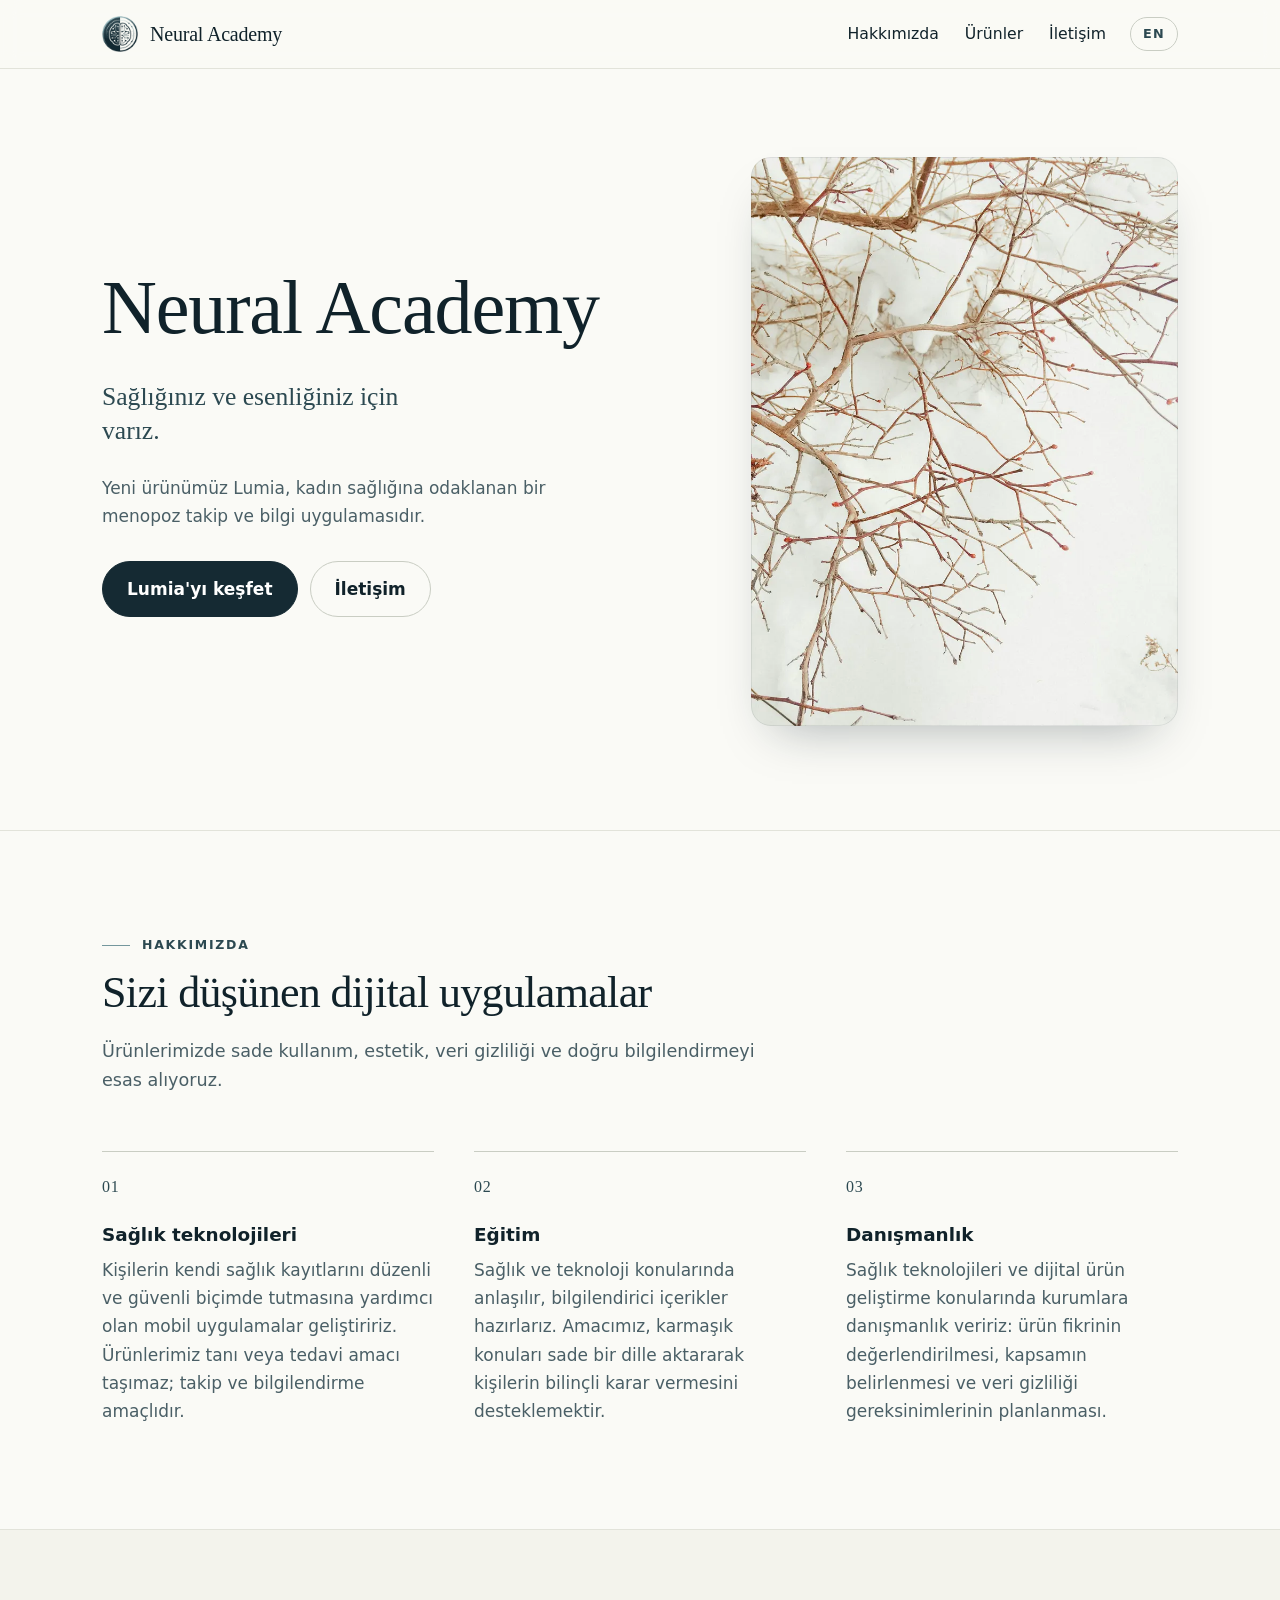
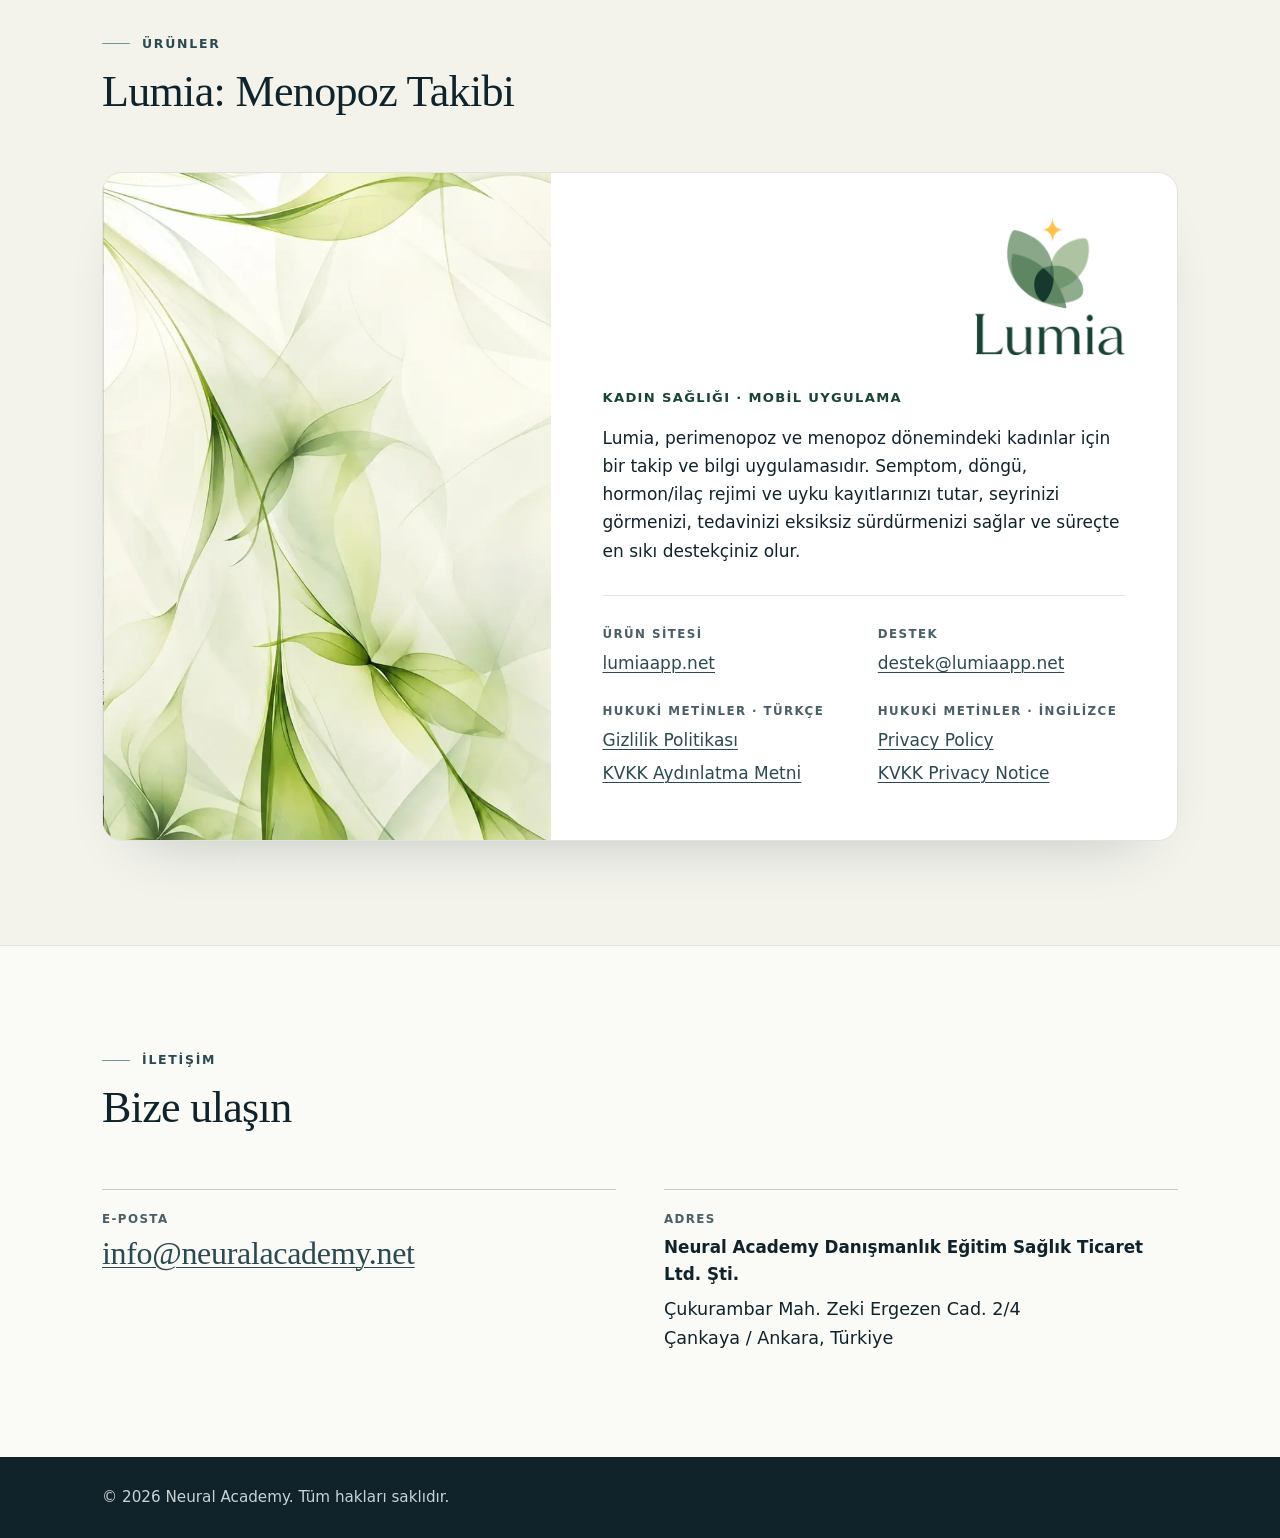
<file: index.html>
<!doctype html>
<html lang="tr">
<head>
  <meta charset="utf-8">
  <meta name="viewport" content="width=device-width, initial-scale=1">
  <title>Neural Academy</title>
  <meta name="description" content="Neural Academy, sağlık ve esenlik alanlarında dijital ürünler geliştiren Ankara merkezli bir teknoloji şirketidir. Yeni ürünü Lumia: menopoz takip ve bilgi uygulaması.">
  <link rel="canonical" href="https://neuralacademy.net/">
  <link rel="alternate" hreflang="tr" href="https://neuralacademy.net/">
  <link rel="alternate" hreflang="en" href="https://neuralacademy.net/en/">
  <link rel="alternate" hreflang="x-default" href="https://neuralacademy.net/">
  <meta name="theme-color" content="#FAFAF6">

  <link rel="icon" href="assets/favicon.ico" sizes="any">
  <link rel="icon" type="image/png" sizes="32x32" href="assets/favicon-32.png">
  <link rel="apple-touch-icon" href="assets/apple-touch-icon.png">

  <meta property="og:type" content="website">
  <meta property="og:locale" content="tr_TR">
  <meta property="og:locale:alternate" content="en_US">
  <meta property="og:site_name" content="Neural Academy">
  <meta property="og:title" content="Neural Academy">
  <meta property="og:description" content="Sağlığınız ve esenliğiniz için varız.">
  <meta property="og:url" content="https://neuralacademy.net/">
  <meta property="og:image" content="https://neuralacademy.net/assets/og-image.png">
  <meta property="og:image:width" content="1200">
  <meta property="og:image:height" content="630">
  <meta property="og:image:alt" content="Kar üstünde dallar ve Neural Academy yazısı">
  <meta name="twitter:card" content="summary_large_image">
  <meta name="twitter:title" content="Neural Academy">
  <meta name="twitter:description" content="Sağlığınız ve esenliğiniz için varız.">
  <meta name="twitter:image" content="https://neuralacademy.net/assets/og-image.png">
  <meta name="twitter:image:alt" content="Kar üstünde dallar ve Neural Academy yazısı">

  <link rel="stylesheet" href="style.css">
</head>
<body>
  <a class="skip-link" href="#icerik">İçeriğe geç</a>

  <header class="site-header">
    <div class="container header-inner">
      <a class="brand" href="#">
        <img src="assets/logo-mark-96.png" width="36" height="36" alt="">
        <span>Neural Academy</span>
      </a>
      <nav aria-label="Ana menü">
        <ul class="nav-list">
          <li><a href="#hakkimizda">Hakkımızda</a></li>
          <li><a href="#urunler">Ürünler</a></li>
          <li><a href="#iletisim">İletişim</a></li>
          <li class="nav-lang">
            <a href="en/index.html" lang="en" hreflang="en" aria-label="Switch to English">EN</a>
          </li>
        </ul>
      </nav>
    </div>
  </header>

  <main id="icerik">
    <section class="hero" aria-labelledby="hero-baslik">
      <div class="container hero-grid">
        <div class="hero-copy">
          <h1 id="hero-baslik">Neural Academy</h1>
          <p class="lead">Sağlığınız ve esenliğiniz için varız.</p>
          <p class="hero-note">Yeni ürünümüz Lumia, kadın sağlığına odaklanan bir menopoz takip ve bilgi uygulamasıdır.</p>
          <div class="hero-actions">
            <a class="button" href="#lumia">Lumia'yı keşfet</a>
            <a class="button button-ghost" href="#iletisim">İletişim</a>
          </div>
        </div>
        <figure class="hero-figure">
          <picture>
            <source type="image/webp" srcset="assets/hero-800.webp 800w, assets/hero-1200.webp 1200w" sizes="(min-width: 900px) 42vw, 100vw">
            <img src="assets/hero-1200.jpg" srcset="assets/hero-800.jpg 800w, assets/hero-1200.jpg 1200w" sizes="(min-width: 900px) 42vw, 100vw"
                 width="1200" height="1600" alt="Kar üstünde, kızıl tomurcuklu ince çıplak dallar" fetchpriority="high">
          </picture>
        </figure>
      </div>
    </section>

    <section id="hakkimizda" class="section" aria-labelledby="hakkimizda-baslik">
      <div class="container">
        <div class="section-head">
          <p class="eyebrow">Hakkımızda</p>
          <h2 id="hakkimizda-baslik">Sizi düşünen dijital uygulamalar</h2>
          <p class="section-intro">Ürünlerimizde sade kullanım, estetik, veri gizliliği ve doğru bilgilendirmeyi esas alıyoruz.</p>
        </div>
        <ol class="pillars">
          <li>
            <span class="num" aria-hidden="true">01</span>
            <h3>Sağlık teknolojileri</h3>
            <p>Kişilerin kendi sağlık kayıtlarını düzenli ve güvenli biçimde tutmasına yardımcı olan mobil uygulamalar geliştiririz. Ürünlerimiz tanı veya tedavi amacı taşımaz; takip ve bilgilendirme amaçlıdır.</p>
          </li>
          <li>
            <span class="num" aria-hidden="true">02</span>
            <h3>Eğitim</h3>
            <p>Sağlık ve teknoloji konularında anlaşılır, bilgilendirici içerikler hazırlarız. Amacımız, karmaşık konuları sade bir dille aktararak kişilerin bilinçli karar vermesini desteklemektir.</p>
          </li>
          <li>
            <span class="num" aria-hidden="true">03</span>
            <h3>Danışmanlık</h3>
            <p>Sağlık teknolojileri ve dijital ürün geliştirme konularında kurumlara danışmanlık veririz: ürün fikrinin değerlendirilmesi, kapsamın belirlenmesi ve veri gizliliği gereksinimlerinin planlanması.</p>
          </li>
        </ol>
      </div>
    </section>

    <section id="urunler" class="section section-alt" aria-labelledby="lumia-baslik">
      <div class="container">
        <div class="section-head">
          <p class="eyebrow">Ürünler</p>
          <h2 id="lumia-baslik">Lumia: Menopoz Takibi</h2>
        </div>

        <article id="lumia" class="product">
          <div class="product-visual">
            <picture>
              <source type="image/webp" srcset="assets/lumia/lumia-bg-720.webp 720w, assets/lumia/lumia-bg-1080.webp 1080w" sizes="(min-width: 900px) 40vw, 100vw">
              <img class="product-bg" src="assets/lumia/lumia-bg-720.jpg" srcset="assets/lumia/lumia-bg-720.jpg 720w, assets/lumia/lumia-bg-1080.jpg 1080w" sizes="(min-width: 900px) 40vw, 100vw"
                   width="720" height="1201" alt="" loading="lazy">
            </picture>
          </div>

          <div class="product-body">
            <img class="product-logo" src="assets/lumia/lumia-logo-640.png" width="640" height="587" alt="Lumia logosu" loading="lazy">
            <p class="product-tag">Kadın sağlığı · Mobil uygulama</p>
            <p class="product-text">Lumia, perimenopoz ve menopoz dönemindeki kadınlar için bir takip ve bilgi uygulamasıdır. Semptom, döngü, hormon/ilaç rejimi ve uyku kayıtlarınızı tutar, seyrinizi görmenizi, tedavinizi eksiksiz sürdürmenizi sağlar ve süreçte en sıkı destekçiniz olur.</p>

            <div class="product-links">
              <div>
                <h3 class="label">Ürün sitesi</h3>
                <ul class="link-list">
                  <li><a href="https://lumiaapp.net">lumiaapp.net</a></li>
                </ul>
              </div>
              <div>
                <h3 class="label">Destek</h3>
                <ul class="link-list">
                  <li><a href="mailto:destek@lumiaapp.net">destek@lumiaapp.net</a></li>
                </ul>
              </div>
              <div>
                <h3 class="label">Hukuki metinler · Türkçe</h3>
                <ul class="link-list">
                  <li><a href="https://noralakademi.github.io/lumia-legal/gizlilik-politikasi.html">Gizlilik Politikası</a></li>
                  <li><a href="https://noralakademi.github.io/lumia-legal/kvkk-aydinlatma-metni.html">KVKK Aydınlatma Metni</a></li>
                </ul>
              </div>
              <div>
                <h3 class="label">Hukuki metinler · İngilizce</h3>
                <ul class="link-list" lang="en">
                  <li><a href="https://noralakademi.github.io/lumia-legal/privacy-policy.html">Privacy Policy</a></li>
                  <li><a href="https://noralakademi.github.io/lumia-legal/kvkk-privacy-notice.html">KVKK Privacy Notice</a></li>
                </ul>
              </div>
            </div>
          </div>
        </article>
      </div>
    </section>

    <section id="iletisim" class="section" aria-labelledby="iletisim-baslik">
      <div class="container">
        <div class="section-head">
          <p class="eyebrow">İletişim</p>
          <h2 id="iletisim-baslik">Bize ulaşın</h2>
        </div>
        <div class="contact-grid">
          <div class="contact-item">
            <h3 class="label">E-posta</h3>
            <a class="contact-big" href="mailto:info@neuralacademy.net">info@neuralacademy.net</a>
          </div>
          <div class="contact-item">
            <h3 class="label">Adres</h3>
            <p class="contact-org">Neural Academy Danışmanlık Eğitim Sağlık Ticaret Ltd. Şti.</p>
            <address>Çukurambar Mah. Zeki Ergezen Cad. 2/4<br>Çankaya / Ankara, Türkiye</address>
          </div>
        </div>
      </div>
    </section>
  </main>

  <footer class="site-footer">
    <div class="container">
      <p class="copyright">© 2026 Neural Academy. Tüm hakları saklıdır.</p>
    </div>
  </footer>
</body>
</html>
</file>
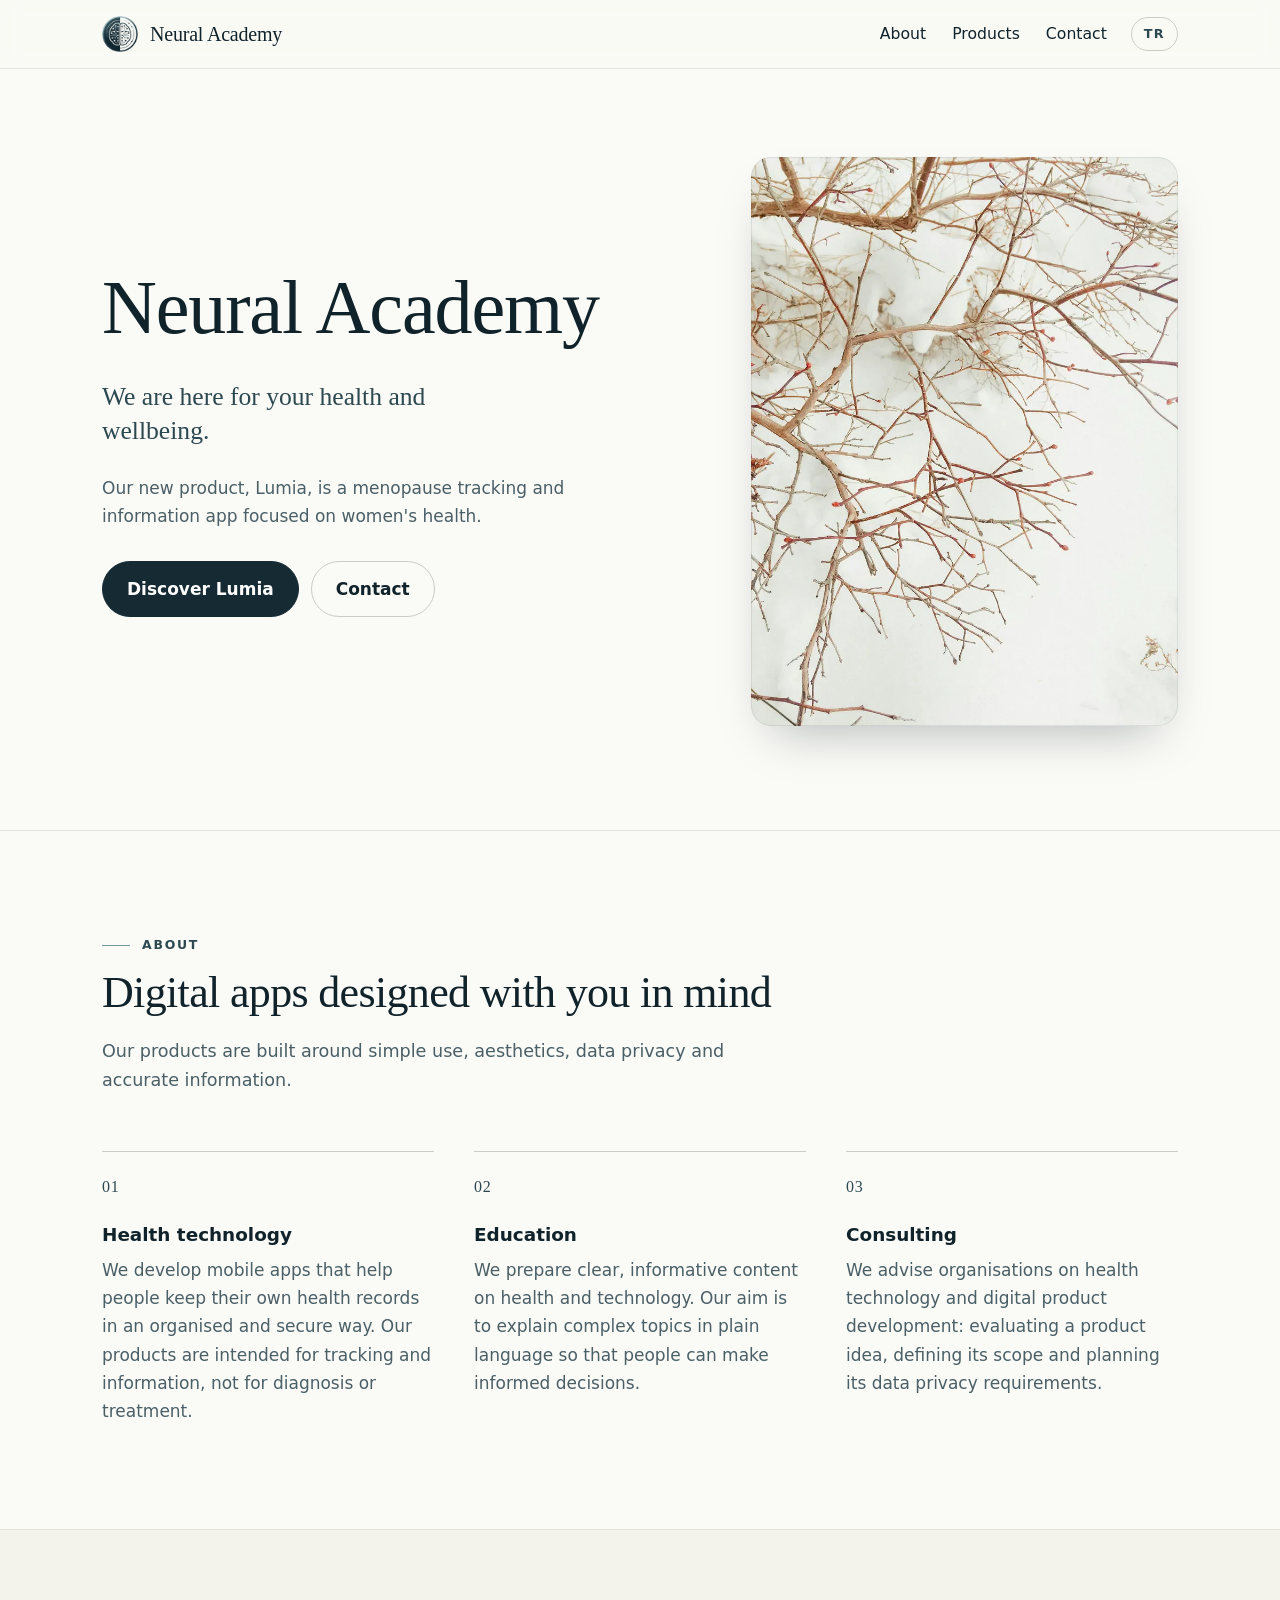
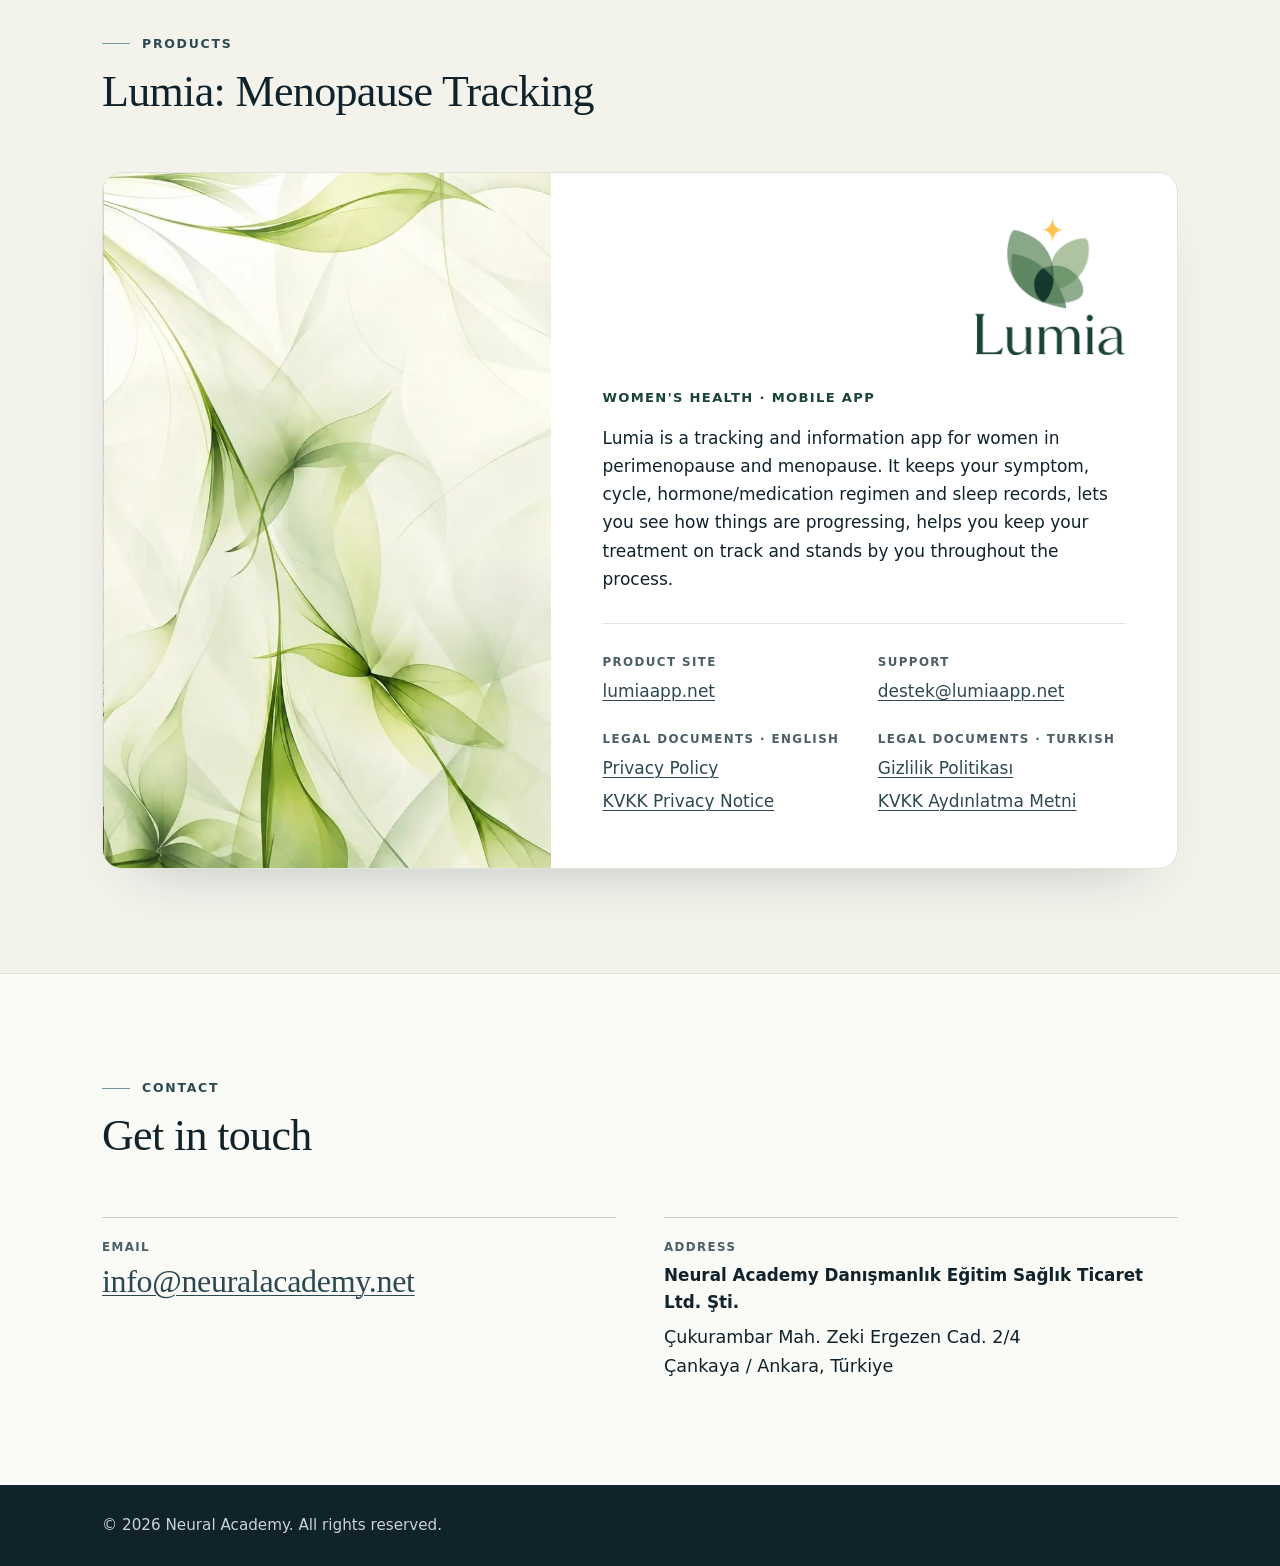
<file: en/index.html>
<!doctype html>
<html lang="en">
<head>
  <meta charset="utf-8">
  <meta name="viewport" content="width=device-width, initial-scale=1">
  <title>Neural Academy</title>
  <meta name="description" content="Neural Academy is an Ankara-based technology company developing digital products for health and wellbeing. Its new product, Lumia, is a menopause tracking and information app.">
  <link rel="canonical" href="https://neuralacademy.net/en/">
  <link rel="alternate" hreflang="tr" href="https://neuralacademy.net/">
  <link rel="alternate" hreflang="en" href="https://neuralacademy.net/en/">
  <link rel="alternate" hreflang="x-default" href="https://neuralacademy.net/">
  <meta name="theme-color" content="#FAFAF6">

  <link rel="icon" href="../assets/favicon.ico" sizes="any">
  <link rel="icon" type="image/png" sizes="32x32" href="../assets/favicon-32.png">
  <link rel="apple-touch-icon" href="../assets/apple-touch-icon.png">

  <meta property="og:type" content="website">
  <meta property="og:locale" content="en_US">
  <meta property="og:locale:alternate" content="tr_TR">
  <meta property="og:site_name" content="Neural Academy">
  <meta property="og:title" content="Neural Academy">
  <meta property="og:description" content="We are here for your health and wellbeing.">
  <meta property="og:url" content="https://neuralacademy.net/en/">
  <meta property="og:image" content="https://neuralacademy.net/assets/og-image.png">
  <meta property="og:image:width" content="1200">
  <meta property="og:image:height" content="630">
  <meta property="og:image:alt" content="Branches over snow with the words Neural Academy">
  <meta name="twitter:card" content="summary_large_image">
  <meta name="twitter:title" content="Neural Academy">
  <meta name="twitter:description" content="We are here for your health and wellbeing.">
  <meta name="twitter:image" content="https://neuralacademy.net/assets/og-image.png">
  <meta name="twitter:image:alt" content="Branches over snow with the words Neural Academy">

  <link rel="stylesheet" href="../style.css">
</head>
<body>
  <a class="skip-link" href="#content">Skip to content</a>

  <header class="site-header">
    <div class="container header-inner">
      <a class="brand" href="#">
        <img src="../assets/logo-mark-96.png" width="36" height="36" alt="">
        <span>Neural Academy</span>
      </a>
      <nav aria-label="Main menu">
        <ul class="nav-list">
          <li><a href="#about">About</a></li>
          <li><a href="#products">Products</a></li>
          <li><a href="#contact">Contact</a></li>
          <li class="nav-lang">
            <a href="../index.html" lang="tr" hreflang="tr" aria-label="Türkçe sürüme geç">TR</a>
          </li>
        </ul>
      </nav>
    </div>
  </header>

  <main id="content">
    <section class="hero" aria-labelledby="hero-title">
      <div class="container hero-grid">
        <div class="hero-copy">
          <h1 id="hero-title">Neural Academy</h1>
          <p class="lead">We are here for your health and wellbeing.</p>
          <p class="hero-note">Our new product, Lumia, is a menopause tracking and information app focused on women's health.</p>
          <div class="hero-actions">
            <a class="button" href="#lumia">Discover Lumia</a>
            <a class="button button-ghost" href="#contact">Contact</a>
          </div>
        </div>
        <figure class="hero-figure">
          <picture>
            <source type="image/webp" srcset="../assets/hero-800.webp 800w, ../assets/hero-1200.webp 1200w" sizes="(min-width: 900px) 42vw, 100vw">
            <img src="../assets/hero-1200.jpg" srcset="../assets/hero-800.jpg 800w, ../assets/hero-1200.jpg 1200w" sizes="(min-width: 900px) 42vw, 100vw"
                 width="1200" height="1600" alt="Thin bare branches with small red buds against snow" fetchpriority="high">
          </picture>
        </figure>
      </div>
    </section>

    <section id="about" class="section" aria-labelledby="about-title">
      <div class="container">
        <div class="section-head">
          <p class="eyebrow">About</p>
          <h2 id="about-title">Digital apps designed with you in mind</h2>
          <p class="section-intro">Our products are built around simple use, aesthetics, data privacy and accurate information.</p>
        </div>
        <ol class="pillars">
          <li>
            <span class="num" aria-hidden="true">01</span>
            <h3>Health technology</h3>
            <p>We develop mobile apps that help people keep their own health records in an organised and secure way. Our products are intended for tracking and information, not for diagnosis or treatment.</p>
          </li>
          <li>
            <span class="num" aria-hidden="true">02</span>
            <h3>Education</h3>
            <p>We prepare clear, informative content on health and technology. Our aim is to explain complex topics in plain language so that people can make informed decisions.</p>
          </li>
          <li>
            <span class="num" aria-hidden="true">03</span>
            <h3>Consulting</h3>
            <p>We advise organisations on health technology and digital product development: evaluating a product idea, defining its scope and planning its data privacy requirements.</p>
          </li>
        </ol>
      </div>
    </section>

    <section id="products" class="section section-alt" aria-labelledby="lumia-title">
      <div class="container">
        <div class="section-head">
          <p class="eyebrow">Products</p>
          <h2 id="lumia-title">Lumia: Menopause Tracking</h2>
        </div>

        <article id="lumia" class="product">
          <div class="product-visual">
            <picture>
              <source type="image/webp" srcset="../assets/lumia/lumia-bg-720.webp 720w, ../assets/lumia/lumia-bg-1080.webp 1080w" sizes="(min-width: 900px) 40vw, 100vw">
              <img class="product-bg" src="../assets/lumia/lumia-bg-720.jpg" srcset="../assets/lumia/lumia-bg-720.jpg 720w, ../assets/lumia/lumia-bg-1080.jpg 1080w" sizes="(min-width: 900px) 40vw, 100vw"
                   width="720" height="1201" alt="" loading="lazy">
            </picture>
          </div>

          <div class="product-body">
            <img class="product-logo" src="../assets/lumia/lumia-logo-640.png" width="640" height="587" alt="Lumia logo" loading="lazy">
            <p class="product-tag">Women's health · Mobile app</p>
            <p class="product-text">Lumia is a tracking and information app for women in perimenopause and menopause. It keeps your symptom, cycle, hormone/medication regimen and sleep records, lets you see how things are progressing, helps you keep your treatment on track and stands by you throughout the process.</p>

            <div class="product-links">
              <div>
                <h3 class="label">Product site</h3>
                <ul class="link-list">
                  <li><a href="https://lumiaapp.net">lumiaapp.net</a></li>
                </ul>
              </div>
              <div>
                <h3 class="label">Support</h3>
                <ul class="link-list">
                  <li><a href="mailto:destek@lumiaapp.net">destek@lumiaapp.net</a></li>
                </ul>
              </div>
              <div>
                <h3 class="label">Legal documents · English</h3>
                <ul class="link-list">
                  <li><a href="https://noralakademi.github.io/lumia-legal/privacy-policy.html">Privacy Policy</a></li>
                  <li><a href="https://noralakademi.github.io/lumia-legal/kvkk-privacy-notice.html">KVKK Privacy Notice</a></li>
                </ul>
              </div>
              <div>
                <h3 class="label">Legal documents · Turkish</h3>
                <ul class="link-list" lang="tr">
                  <li><a href="https://noralakademi.github.io/lumia-legal/gizlilik-politikasi.html">Gizlilik Politikası</a></li>
                  <li><a href="https://noralakademi.github.io/lumia-legal/kvkk-aydinlatma-metni.html">KVKK Aydınlatma Metni</a></li>
                </ul>
              </div>
            </div>
          </div>
        </article>
      </div>
    </section>

    <section id="contact" class="section" aria-labelledby="contact-title">
      <div class="container">
        <div class="section-head">
          <p class="eyebrow">Contact</p>
          <h2 id="contact-title">Get in touch</h2>
        </div>
        <div class="contact-grid">
          <div class="contact-item">
            <h3 class="label">Email</h3>
            <a class="contact-big" href="mailto:info@neuralacademy.net">info@neuralacademy.net</a>
          </div>
          <div class="contact-item">
            <h3 class="label">Address</h3>
            <p class="contact-org" lang="tr">Neural Academy Danışmanlık Eğitim Sağlık Ticaret Ltd. Şti.</p>
            <address>Çukurambar Mah. Zeki Ergezen Cad. 2/4<br>Çankaya / Ankara, Türkiye</address>
          </div>
        </div>
      </div>
    </section>
  </main>

  <footer class="site-footer">
    <div class="container">
      <p class="copyright">© 2026 Neural Academy. All rights reserved.</p>
    </div>
  </footer>
</body>
</html>
</file>
<file: style.css>
/* Neural Academy
   Renkler: ink/petrol tonları assets/logo.png dosyasından, Lumia yeşilleri
   assets/lumia/lumia-logo.png dosyasından ölçülmüştür. */
:root {
  --bg: #FAFAF6;
  --surface: #FFFFFF;
  --surface-alt: #F3F3EC;
  --ink: #10222A;
  --navy: #152A33;
  --petrol: #2C4951;
  --teal: #74979D;
  --muted: #4A5F66;
  --line: #E2E3DA;
  --line-strong: #C9CDC3;

  --lumia-deep: #1A4336;
  --lumia-mid: #5E8663;
  --lumia-soft: #ACBD96;
  --lumia-bg: #E0E6C7;

  --radius: 20px;
  --radius-sm: 10px;
  --max: 1140px;
  --serif: ui-serif, "Iowan Old Style", "Palatino Linotype", Palatino, Georgia, "Times New Roman", serif;
  --sans: system-ui, -apple-system, "Segoe UI", Roboto, "Helvetica Neue", Arial, sans-serif;
}

*, *::before, *::after { box-sizing: border-box; }

html { scroll-behavior: smooth; -webkit-text-size-adjust: 100%; }
@media (prefers-reduced-motion: reduce) {
  html { scroll-behavior: auto; }
  * { transition: none !important; }
}

body {
  margin: 0;
  background: var(--bg);
  color: var(--ink);
  font-family: var(--sans);
  font-size: 1.0625rem;
  line-height: 1.65;
  -webkit-font-smoothing: antialiased;
}

img { max-width: 100%; height: auto; display: block; }

a { color: var(--petrol); text-decoration-thickness: 1px; text-underline-offset: 3px; transition: color .15s; }
a:hover { color: var(--ink); }
:focus-visible { outline: 3px solid var(--teal); outline-offset: 3px; border-radius: 4px; }

h1, h2 { font-family: var(--serif); font-weight: 400; line-height: 1.1; margin: 0 0 .5em; color: var(--ink); letter-spacing: -.015em; }
h2 { font-size: clamp(1.9rem, 1.4rem + 2vw, 2.75rem); }
h3 { font-size: 1.15rem; line-height: 1.3; margin: 0 0 .5em; font-weight: 600; }
p { margin: 0 0 1em; }
address { font-style: normal; }

.container { width: 100%; max-width: var(--max); margin: 0 auto; padding: 0 16px; }
@media (min-width: 720px) { .container { padding: 0 32px; } }

.eyebrow {
  display: flex; align-items: center; gap: 12px;
  font-size: .78rem; font-weight: 600; letter-spacing: .14em; text-transform: uppercase;
  color: var(--petrol); margin-bottom: 1.1em;
}
.eyebrow::before { content: ""; width: 28px; height: 1px; background: var(--teal); }

.label {
  font-size: .74rem; font-weight: 600; letter-spacing: .12em; text-transform: uppercase;
  color: var(--muted); margin: 0 0 .55em;
}

.skip-link {
  position: absolute; left: 16px; top: -100px;
  background: var(--ink); color: #fff; padding: 8px 14px; border-radius: 6px; z-index: 100;
}
.skip-link:focus { top: 12px; color: #fff; }

/* Üst bar */
.site-header {
  position: sticky; top: 0; z-index: 10;
  background: rgba(250, 250, 246, .92);
  border-bottom: 1px solid var(--line);
}
@supports (backdrop-filter: blur(10px)) {
  .site-header { backdrop-filter: blur(10px); background: rgba(250, 250, 246, .8); }
}
.header-inner {
  display: flex; align-items: center; justify-content: space-between;
  flex-wrap: wrap; gap: 4px 24px; min-height: 68px; padding-top: 10px; padding-bottom: 10px;
}
.brand {
  display: inline-flex; align-items: center; gap: 12px;
  font-family: var(--serif); font-size: 1.25rem; letter-spacing: -.01em;
  color: var(--ink); text-decoration: none;
}
.nav-list { display: flex; align-items: center; gap: 2px; list-style: none; margin: 0; padding: 0; }
.nav-list a {
  display: block; padding: 8px 12px; border-radius: 8px;
  color: var(--ink); text-decoration: none; font-weight: 500; font-size: .98rem;
}
.nav-list a:hover { background: var(--surface-alt); }
.nav-lang { margin-left: 10px; }
.nav-lang a {
  padding: 5px 12px; border: 1px solid var(--line-strong); border-radius: 999px;
  font-size: .8rem; font-weight: 600; letter-spacing: .1em; color: var(--petrol);
}
.nav-lang a:hover { border-color: var(--petrol); background: transparent; color: var(--ink); }
@media (max-width: 560px) {
  .header-inner { justify-content: center; }
  .nav-list a { padding: 6px 9px; }
  .nav-lang { margin-left: 4px; }
}

section[id] { scroll-margin-top: 84px; }
#lumia { scroll-margin-top: 100px; }
@media (max-width: 560px) {
  section[id] { scroll-margin-top: 124px; }
  #lumia { scroll-margin-top: 136px; }
}

/* Giriş */
.hero { padding: 48px 0 64px; }
.hero-grid { display: grid; gap: 40px; align-items: center; }
.hero h1 {
  font-size: clamp(2.75rem, 1.9rem + 3.8vw, 4.75rem);
  margin-bottom: .4em;
}
.hero .lead {
  font-family: var(--serif); font-size: clamp(1.25rem, 1.05rem + .9vw, 1.6rem); line-height: 1.35;
  color: var(--petrol); max-width: 26ch; margin-bottom: 1em;
}
.hero-note { color: var(--muted); max-width: 46ch; margin-bottom: 1.8em; }
.hero-actions { display: flex; flex-wrap: wrap; gap: 12px; }
.hero-figure { margin: 0; order: -1; }
.hero-figure img {
  width: 100%; aspect-ratio: 4 / 3; object-fit: cover; object-position: 30% 25%;
  border-radius: var(--radius);
  box-shadow: 0 24px 48px -24px rgba(16, 34, 42, .35);
  outline: 1px solid rgba(16, 34, 42, .08); outline-offset: -1px;
}
@media (min-width: 900px) {
  .hero { padding: 88px 0 104px; }
  .hero-grid { grid-template-columns: 1.15fr .85fr; gap: 72px; }
  .hero-figure { order: 0; }
  .hero-figure img { aspect-ratio: 3 / 4; object-position: center; }
}

.button {
  display: inline-block;
  background: var(--navy); color: #fff; text-decoration: none; font-weight: 600;
  padding: 13px 24px; border-radius: 999px; border: 1px solid var(--navy);
  transition: background .15s, border-color .15s, color .15s;
}
.button:hover { background: var(--petrol); border-color: var(--petrol); color: #fff; }
.button-ghost { background: transparent; color: var(--ink); border-color: var(--line-strong); }
.button-ghost:hover { background: var(--surface-alt); border-color: var(--petrol); color: var(--ink); }

/* Bölümler */
.section { padding: 80px 0; border-top: 1px solid var(--line); }
.section-alt { background: var(--surface-alt); }
.section-head { max-width: 62ch; margin-bottom: 44px; }
.section-head h2 { margin-bottom: .45em; }
.section-head h2:last-child { margin-bottom: 0; }
.section-intro { color: var(--muted); font-size: 1.1rem; margin: 0; }
@media (min-width: 900px) { .section { padding: 104px 0; } .section-head { margin-bottom: 56px; } }

/* Hakkımızda */
.pillars {
  list-style: none; margin: 0; padding: 0;
  display: grid; gap: 32px;
}
.pillars li { border-top: 1px solid var(--line-strong); padding-top: 22px; }
.pillars .num {
  display: block; font-family: var(--serif); font-size: 1rem; color: var(--petrol);
  letter-spacing: .04em; margin-bottom: 1.4em;
}
.pillars p { margin: 0; color: var(--muted); }
@media (min-width: 820px) { .pillars { grid-template-columns: repeat(3, 1fr); gap: 40px; } }

/* Lumia */
.product {
  display: grid; overflow: hidden;
  background: var(--surface); border: 1px solid var(--line); border-radius: var(--radius);
  box-shadow: 0 30px 60px -40px rgba(16, 34, 42, .3);
}
.product-visual {
  position: relative; aspect-ratio: 16 / 9; background: var(--lumia-bg); overflow: hidden;
}
.product-bg { position: absolute; inset: 0; width: 100%; height: 100%; object-fit: cover; object-position: center 40%; }
.product-body { padding: 32px 24px 36px; }
.product-logo { display: block; width: 110px; margin: 0 0 24px auto; }
@media (min-width: 640px) {
  .product-logo { width: 130px; margin-bottom: 28px; }
}
.product-tag { color: var(--lumia-deep); font-size: .82rem; font-weight: 600; letter-spacing: .1em; text-transform: uppercase; margin-bottom: 1.2em; }
.product-text { max-width: 60ch; margin-bottom: 1.8em; padding-bottom: 1.8em; border-bottom: 1px solid var(--line); }

.product-links { display: grid; gap: 22px 28px; clear: both; }
.link-list { list-style: none; padding: 0; margin: 0; }
.link-list li { margin-bottom: .3em; }

@media (min-width: 640px) {
  .product-links { grid-template-columns: 1fr 1fr; }
}
@media (min-width: 900px) {
  .product { grid-template-columns: 5fr 7fr; }
  .product-visual { aspect-ratio: auto; min-height: 100%; }
  .product-body { padding: 44px 52px 48px; }
  .product-logo { width: 150px; margin-bottom: 32px; }
}

/* İletişim */
.contact-grid { display: grid; gap: 32px; }
@media (min-width: 720px) { .contact-grid { grid-template-columns: 1fr 1fr; gap: 48px; } }
.contact-item { border-top: 1px solid var(--line-strong); padding-top: 22px; }
.contact-big {
  display: inline-block; font-family: var(--serif);
  font-size: clamp(1.35rem, 1rem + 1.6vw, 2rem); letter-spacing: -.01em; line-height: 1.2;
  overflow-wrap: anywhere;
}
.contact-org { font-weight: 600; font-size: 1.05rem; margin-bottom: .35em; }
.contact-item address { font-size: 1.1rem; }

/* Alt bilgi */
.site-footer { background: var(--ink); color: #C8D3D4; padding: 28px 0; font-size: .95rem; }
.site-footer p { margin: 0; }
</file>
